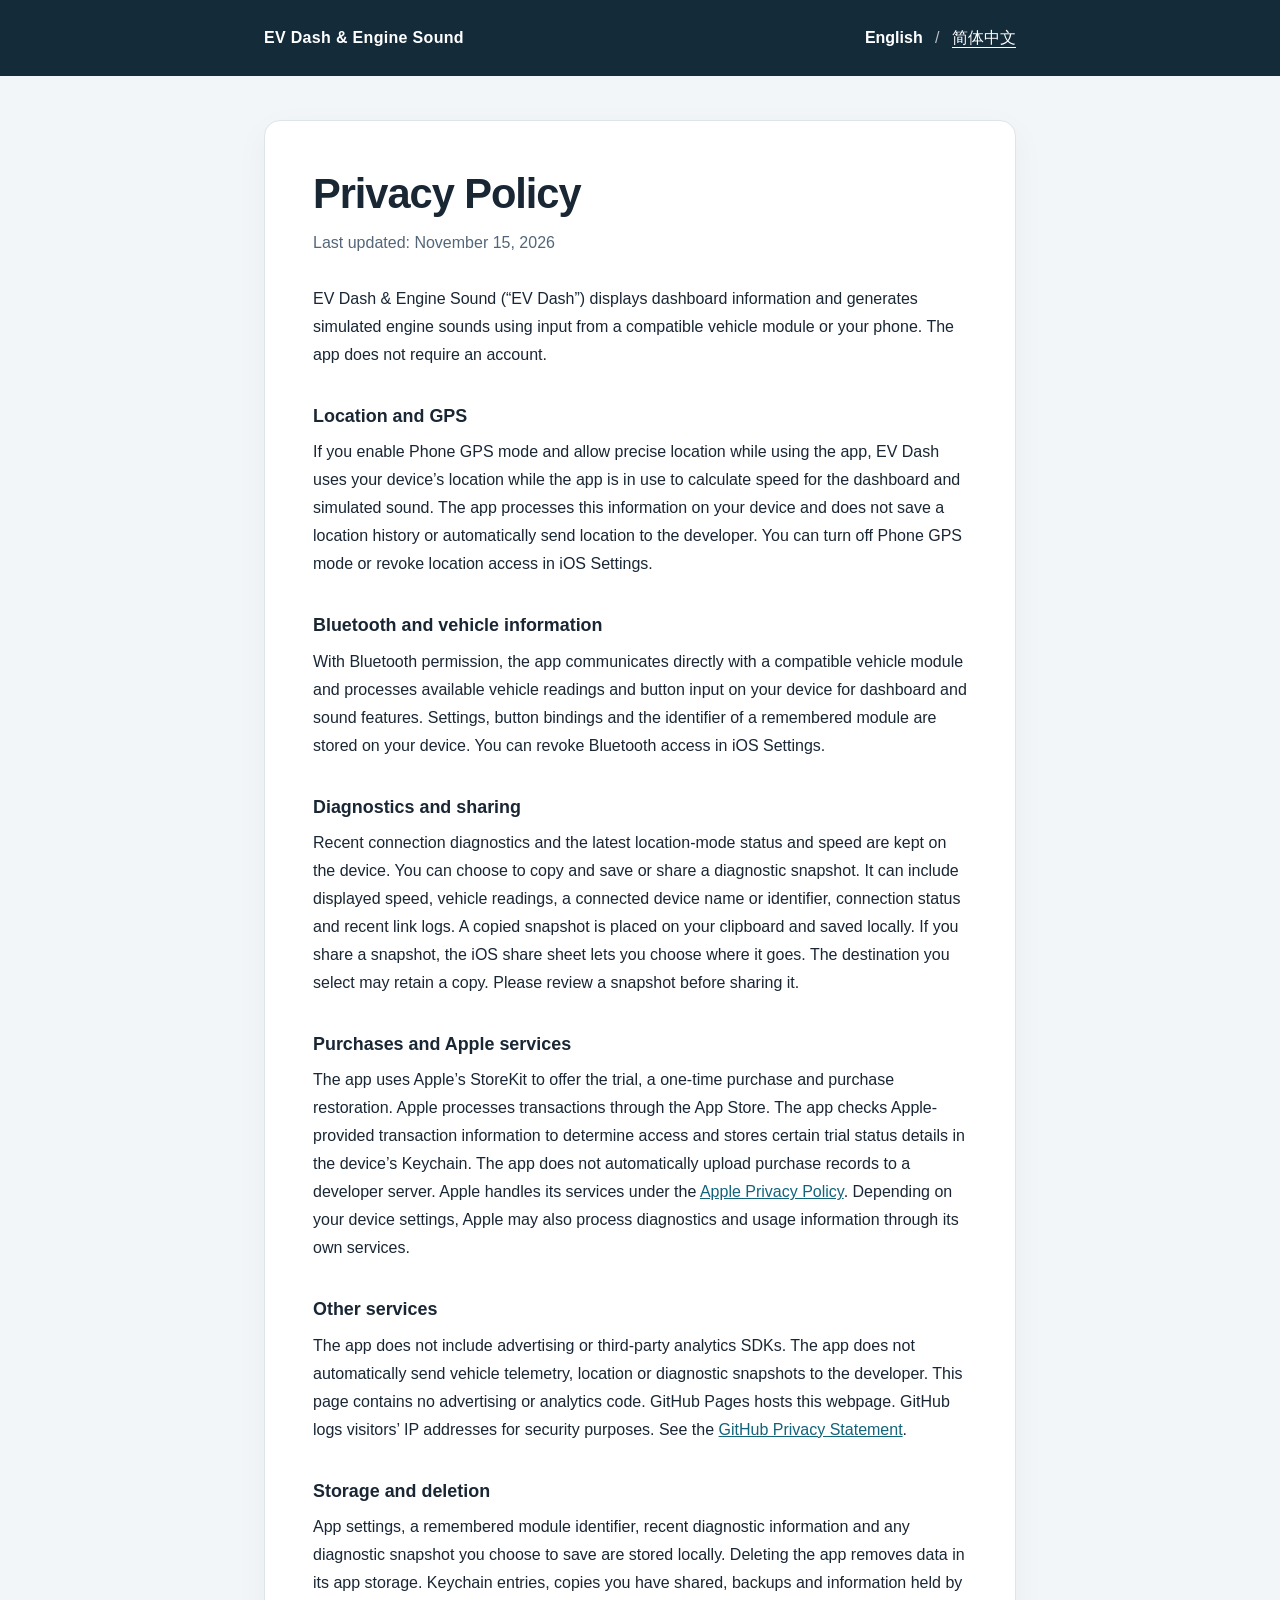
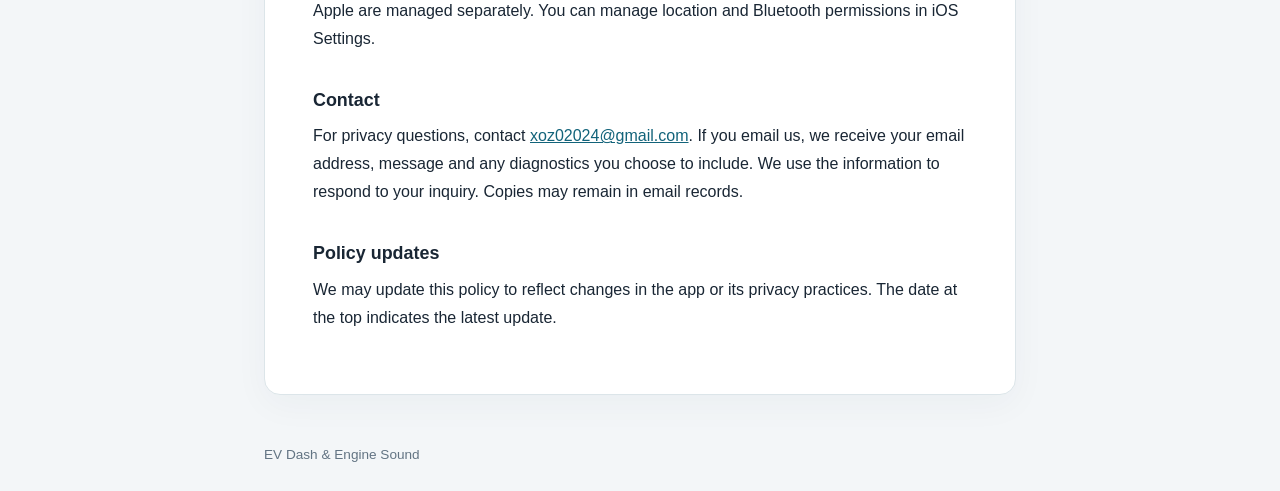
<file: index.html>
<!doctype html>
<html lang="en-US"><head><meta charset="utf-8"><meta name="viewport" content="width=device-width,initial-scale=1"><meta name="description" content="Privacy policy for EV Dash & Engine Sound."><title>EV Dash &amp; Engine Sound Privacy Policy</title><link rel="stylesheet" href="style.css"></head><body>
<header><div><div class="brand">EV Dash &amp; Engine Sound</div><nav class="lang" aria-label="Language"><strong aria-current="page">English</strong><span> / </span><a href="zh-Hans/" lang="zh-Hans">简体中文</a></nav></div></header>
<main><article class="card"><h1>Privacy Policy</h1><p class="date">Last updated: November 15, 2026</p>
<p>EV Dash &amp; Engine Sound (“EV Dash”) displays dashboard information and generates simulated engine sounds using input from a compatible vehicle module or your phone. The app does not require an account.</p>
<h2>Location and GPS</h2><p>If you enable Phone GPS mode and allow precise location while using the app, EV Dash uses your device’s location while the app is in use to calculate speed for the dashboard and simulated sound. The app processes this information on your device and does not save a location history or automatically send location to the developer. You can turn off Phone GPS mode or revoke location access in iOS Settings.</p>
<h2>Bluetooth and vehicle information</h2><p>With Bluetooth permission, the app communicates directly with a compatible vehicle module and processes available vehicle readings and button input on your device for dashboard and sound features. Settings, button bindings and the identifier of a remembered module are stored on your device. You can revoke Bluetooth access in iOS Settings.</p>
<h2>Diagnostics and sharing</h2><p>Recent connection diagnostics and the latest location-mode status and speed are kept on the device. You can choose to copy and save or share a diagnostic snapshot. It can include displayed speed, vehicle readings, a connected device name or identifier, connection status and recent link logs. A copied snapshot is placed on your clipboard and saved locally. If you share a snapshot, the iOS share sheet lets you choose where it goes. The destination you select may retain a copy. Please review a snapshot before sharing it.</p>
<h2>Purchases and Apple services</h2><p>The app uses Apple’s StoreKit to offer the trial, a one-time purchase and purchase restoration. Apple processes transactions through the App Store. The app checks Apple-provided transaction information to determine access and stores certain trial status details in the device’s Keychain. The app does not automatically upload purchase records to a developer server. Apple handles its services under the <a href="https://www.apple.com/legal/privacy/">Apple Privacy Policy</a>. Depending on your device settings, Apple may also process diagnostics and usage information through its own services.</p>
<h2>Other services</h2><p>The app does not include advertising or third-party analytics SDKs. The app does not automatically send vehicle telemetry, location or diagnostic snapshots to the developer. This page contains no advertising or analytics code. GitHub Pages hosts this webpage. GitHub logs visitors’ IP addresses for security purposes. See the <a href="https://docs.github.com/en/site-policy/privacy-policies/github-general-privacy-statement">GitHub Privacy Statement</a>.</p>
<h2>Storage and deletion</h2><p>App settings, a remembered module identifier, recent diagnostic information and any diagnostic snapshot you choose to save are stored locally. Deleting the app removes data in its app storage. Keychain entries, copies you have shared, backups and information held by Apple are managed separately. You can manage location and Bluetooth permissions in iOS Settings.</p>
<h2>Contact</h2><p>For privacy questions, contact <a href="mailto:xoz02024@gmail.com">xoz02024@gmail.com</a>. If you email us, we receive your email address, message and any diagnostics you choose to include. We use the information to respond to your inquiry. Copies may remain in email records.</p>
<h2>Policy updates</h2><p>We may update this policy to reflect changes in the app or its privacy practices. The date at the top indicates the latest update.</p>
</article></main><footer>EV Dash &amp; Engine Sound</footer></body></html>
</file>
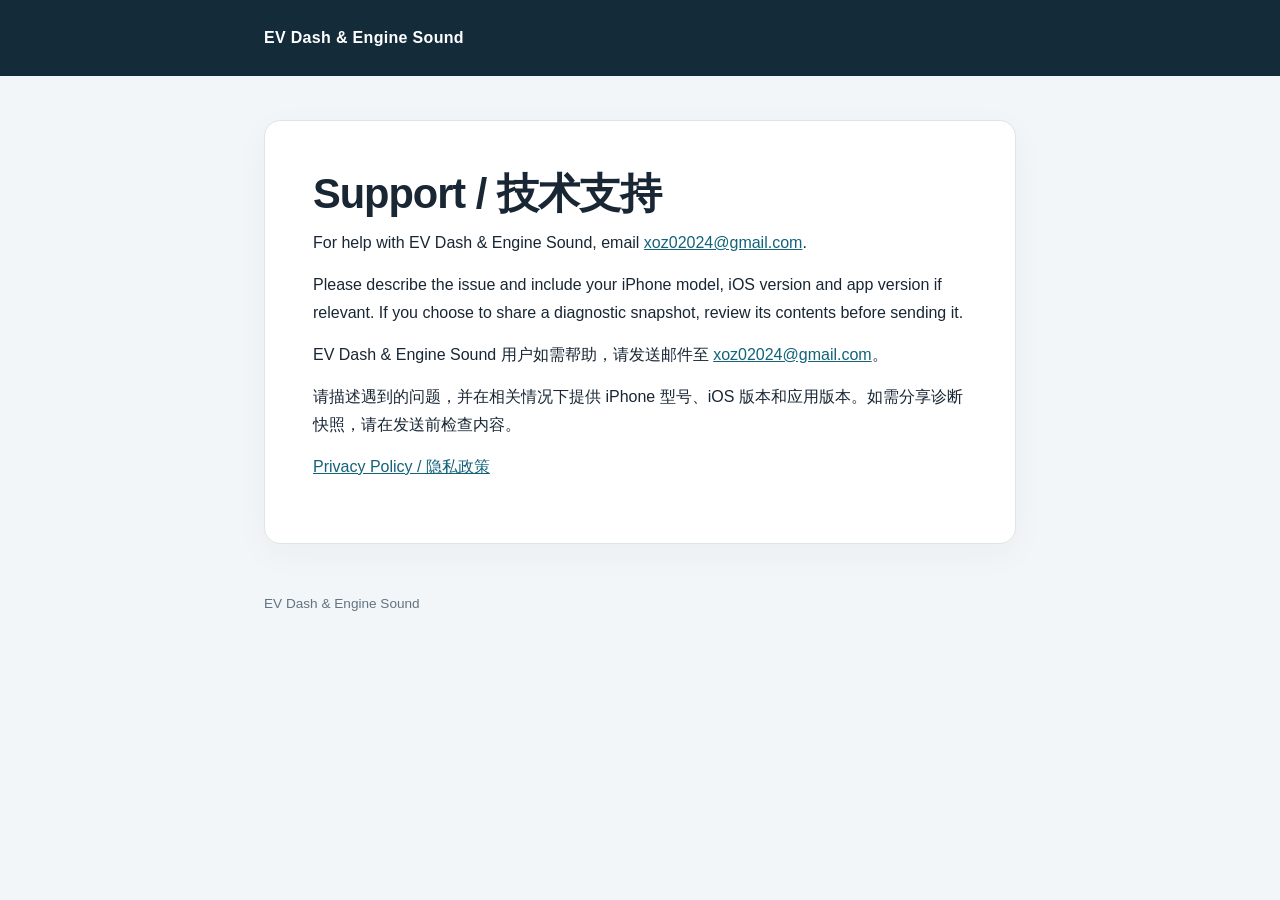
<file: support/index.html>
<!doctype html>
<html lang="en-US">
<head>
  <meta charset="utf-8">
  <meta name="viewport" content="width=device-width,initial-scale=1">
  <title>EV Dash &amp; Engine Sound Support</title>
  <link rel="stylesheet" href="../style.css">
</head>
<body>
<header><div><div class="brand">EV Dash &amp; Engine Sound</div></div></header>
<main><article class="card">
  <h1>Support / 技术支持</h1>
  <p>For help with EV Dash &amp; Engine Sound, email <a href="mailto:xoz02024@gmail.com">xoz02024@gmail.com</a>.</p>
  <p>Please describe the issue and include your iPhone model, iOS version and app version if relevant. If you choose to share a diagnostic snapshot, review its contents before sending it.</p>
  <p>EV Dash &amp; Engine Sound 用户如需帮助，请发送邮件至 <a href="mailto:xoz02024@gmail.com">xoz02024@gmail.com</a>。</p>
  <p>请描述遇到的问题，并在相关情况下提供 iPhone 型号、iOS 版本和应用版本。如需分享诊断快照，请在发送前检查内容。</p>
  <p><a href="../">Privacy Policy / 隐私政策</a></p>
</article></main>
<footer>EV Dash &amp; Engine Sound</footer>
</body></html>
</file>
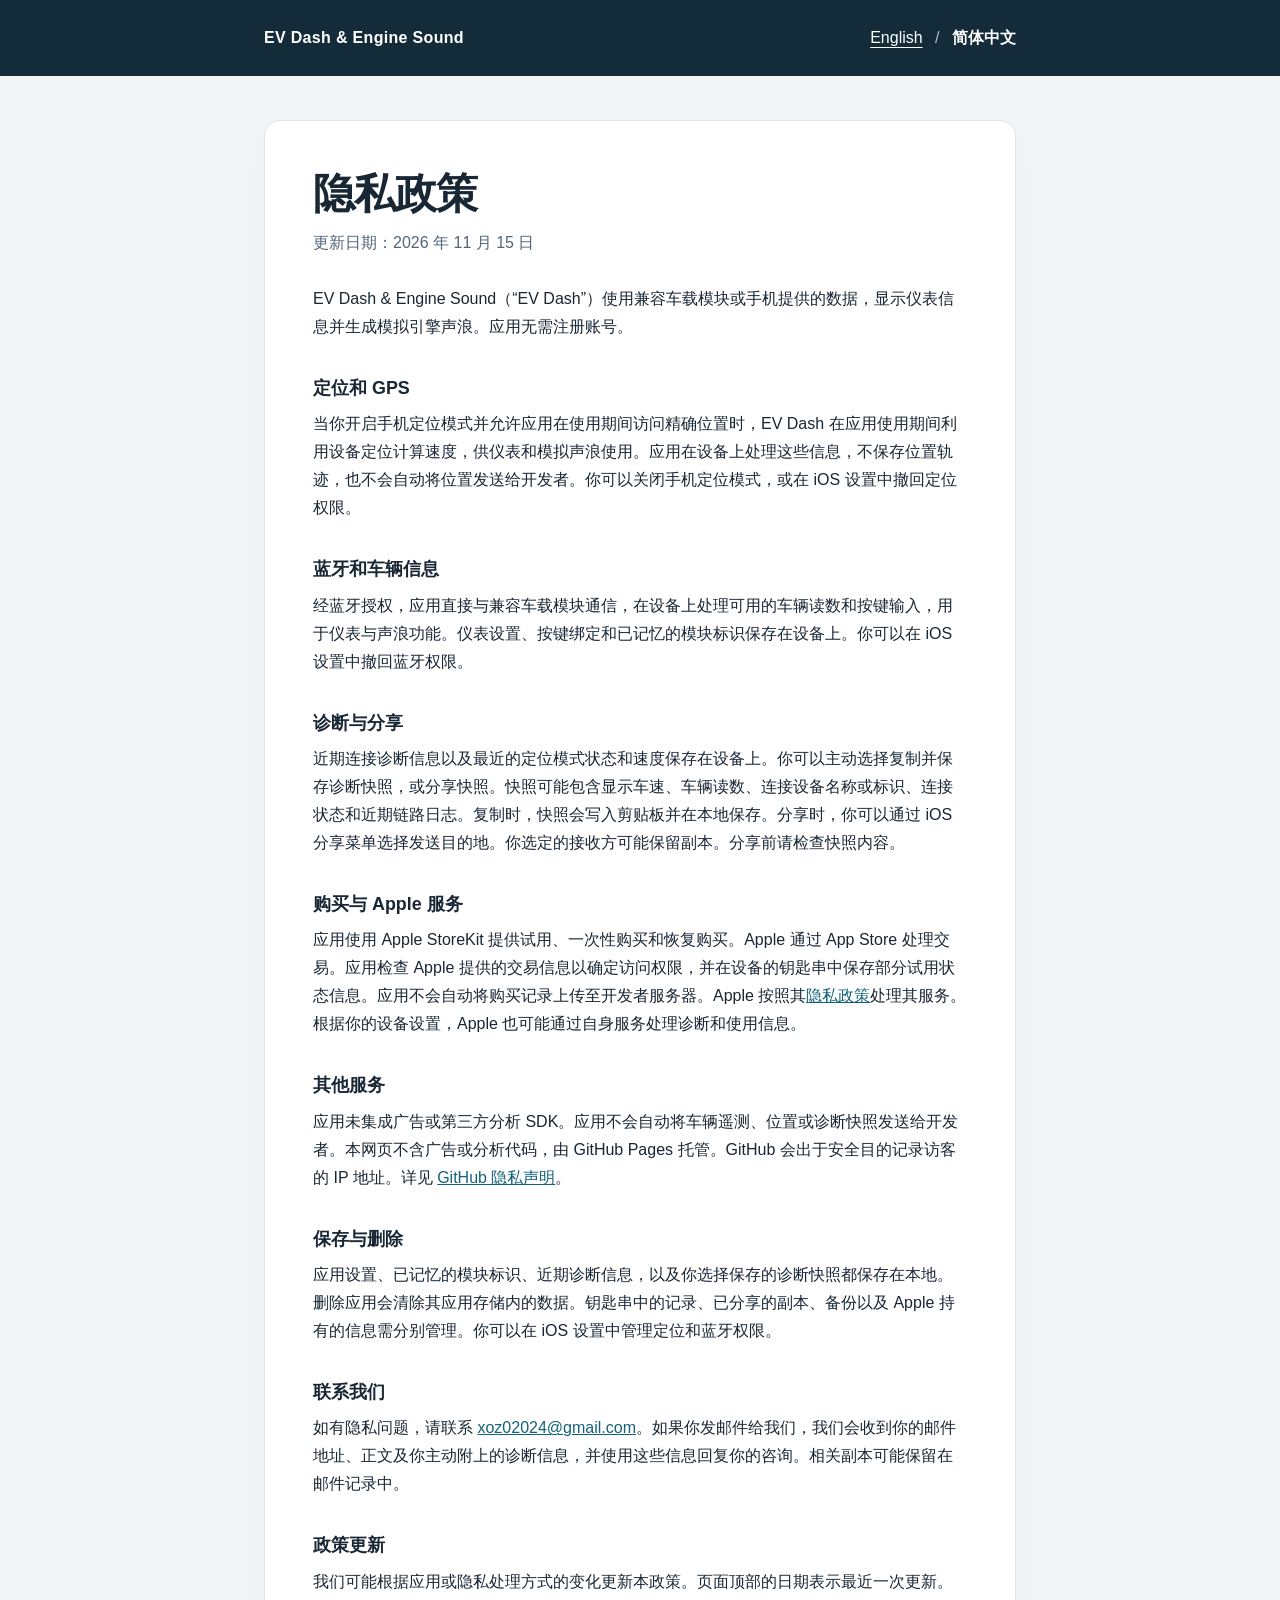
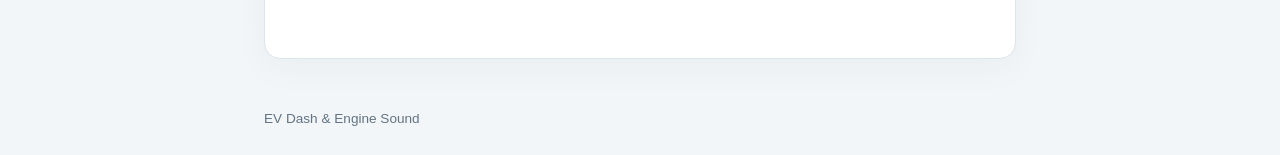
<file: zh-Hans/index.html>
<!doctype html>
<html lang="zh-Hans"><head><meta charset="utf-8"><meta name="viewport" content="width=device-width,initial-scale=1"><meta name="description" content="EV Dash & Engine Sound 隐私政策。"><title>EV Dash &amp; Engine Sound 隐私政策</title><link rel="stylesheet" href="../style.css"></head><body>
<header><div><div class="brand">EV Dash &amp; Engine Sound</div><nav class="lang" aria-label="语言"><a href="../" lang="en-US">English</a><span> / </span><strong aria-current="page">简体中文</strong></nav></div></header>
<main><article class="card"><h1>隐私政策</h1><p class="date">更新日期：2026 年 11 月 15 日</p>
<p>EV Dash &amp; Engine Sound（“EV Dash”）使用兼容车载模块或手机提供的数据，显示仪表信息并生成模拟引擎声浪。应用无需注册账号。</p>
<h2>定位和 GPS</h2><p>当你开启手机定位模式并允许应用在使用期间访问精确位置时，EV Dash 在应用使用期间利用设备定位计算速度，供仪表和模拟声浪使用。应用在设备上处理这些信息，不保存位置轨迹，也不会自动将位置发送给开发者。你可以关闭手机定位模式，或在 iOS 设置中撤回定位权限。</p>
<h2>蓝牙和车辆信息</h2><p>经蓝牙授权，应用直接与兼容车载模块通信，在设备上处理可用的车辆读数和按键输入，用于仪表与声浪功能。仪表设置、按键绑定和已记忆的模块标识保存在设备上。你可以在 iOS 设置中撤回蓝牙权限。</p>
<h2>诊断与分享</h2><p>近期连接诊断信息以及最近的定位模式状态和速度保存在设备上。你可以主动选择复制并保存诊断快照，或分享快照。快照可能包含显示车速、车辆读数、连接设备名称或标识、连接状态和近期链路日志。复制时，快照会写入剪贴板并在本地保存。分享时，你可以通过 iOS 分享菜单选择发送目的地。你选定的接收方可能保留副本。分享前请检查快照内容。</p>
<h2>购买与 Apple 服务</h2><p>应用使用 Apple StoreKit 提供试用、一次性购买和恢复购买。Apple 通过 App Store 处理交易。应用检查 Apple 提供的交易信息以确定访问权限，并在设备的钥匙串中保存部分试用状态信息。应用不会自动将购买记录上传至开发者服务器。Apple 按照其<a href="https://www.apple.com/legal/privacy/">隐私政策</a>处理其服务。根据你的设备设置，Apple 也可能通过自身服务处理诊断和使用信息。</p>
<h2>其他服务</h2><p>应用未集成广告或第三方分析 SDK。应用不会自动将车辆遥测、位置或诊断快照发送给开发者。本网页不含广告或分析代码，由 GitHub Pages 托管。GitHub 会出于安全目的记录访客的 IP 地址。详见 <a href="https://docs.github.com/en/site-policy/privacy-policies/github-general-privacy-statement">GitHub 隐私声明</a>。</p>
<h2>保存与删除</h2><p>应用设置、已记忆的模块标识、近期诊断信息，以及你选择保存的诊断快照都保存在本地。删除应用会清除其应用存储内的数据。钥匙串中的记录、已分享的副本、备份以及 Apple 持有的信息需分别管理。你可以在 iOS 设置中管理定位和蓝牙权限。</p>
<h2>联系我们</h2><p>如有隐私问题，请联系 <a href="mailto:xoz02024@gmail.com">xoz02024@gmail.com</a>。如果你发邮件给我们，我们会收到你的邮件地址、正文及你主动附上的诊断信息，并使用这些信息回复你的咨询。相关副本可能保留在邮件记录中。</p>
<h2>政策更新</h2><p>我们可能根据应用或隐私处理方式的变化更新本政策。页面顶部的日期表示最近一次更新。</p>
</article></main><footer>EV Dash &amp; Engine Sound</footer></body></html>
</file>
<file: style.css>
:root{color-scheme:light; font-family:-apple-system,BlinkMacSystemFont,"Segoe UI",sans-serif; color:#192634; background:#f3f6f8}*{box-sizing:border-box}body{margin:0;line-height:1.75}header{background:#142b3a;color:#fff}header>div,main,footer{max-width:800px;margin:auto;padding:24px}header>div{display:flex;align-items:center;justify-content:space-between;gap:16px;flex-wrap:wrap}.brand{font-weight:700;letter-spacing:.02em}.lang a{color:#fff;text-underline-offset:4px}.lang span{opacity:.7;margin:0 8px}main{padding-top:44px;padding-bottom:48px}h1{font-size:clamp(1.8rem,6vw,2.6rem);line-height:1.2;letter-spacing:-.025em;margin:0 0 10px}h2{font-size:1.12rem;margin:32px 0 6px}p{margin:0 0 14px}.date{color:#536679;margin-bottom:28px}.card{background:white;border:1px solid #dce5e9;border-radius:16px;padding:clamp(22px,6vw,48px);box-shadow:0 10px 35px #1735490a}a{color:#12637a;overflow-wrap:anywhere}footer{color:#627483;font-size:.85rem;padding-top:0}@media(max-width:420px){header>div,main,footer{padding-left:16px;padding-right:16px}main{padding-top:24px}.card{padding:22px}}
</file>
